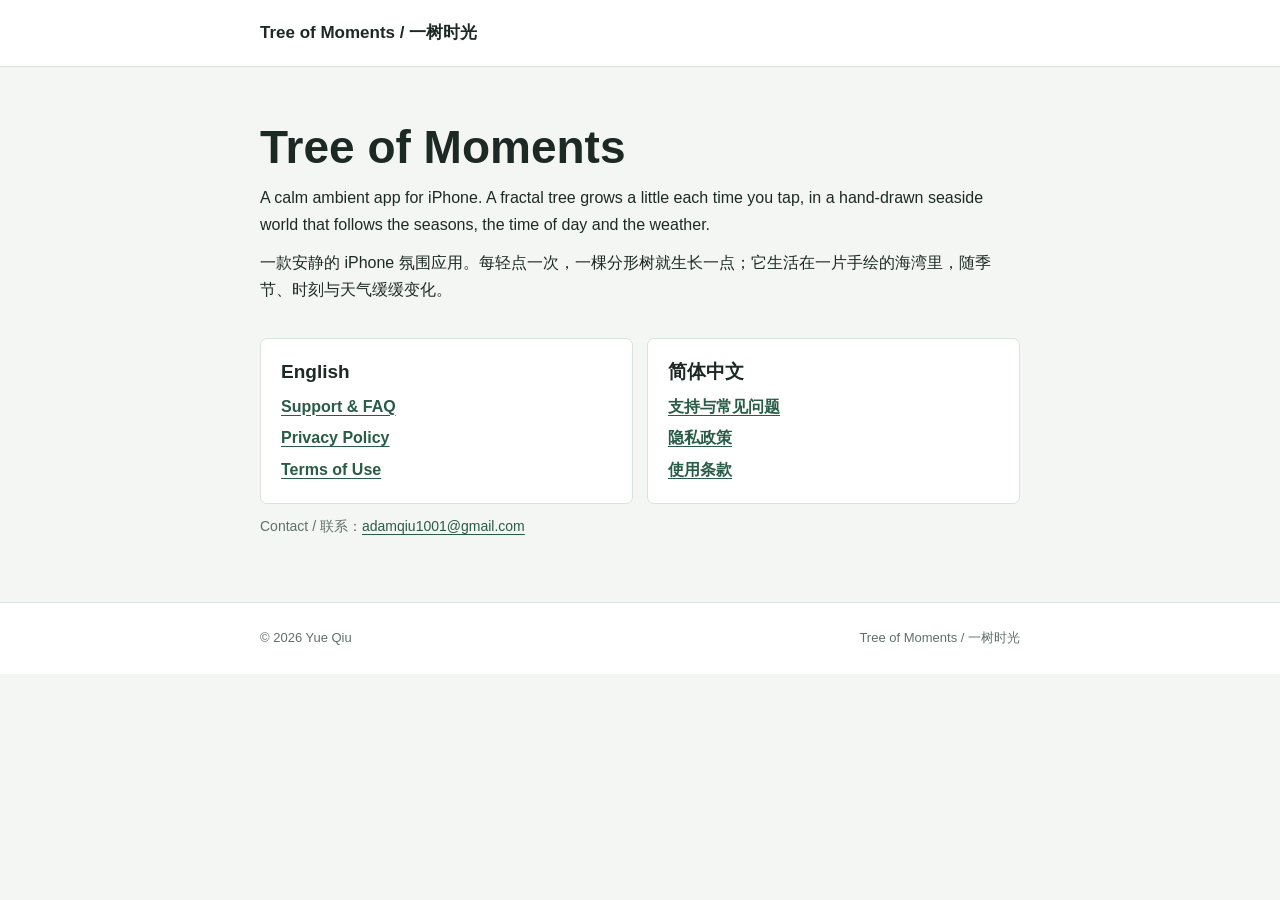
<file: index.html>
<!doctype html>
<html lang="en">
<head>
  <meta charset="utf-8">
  <meta name="viewport" content="width=device-width, initial-scale=1">
  <title>Tree of Moments / 一树时光 - Support &amp; Legal</title>
  <meta name="description" content="Support, Privacy Policy and Terms of Use for Tree of Moments (一树时光), a calm ambient app for iPhone.">
  <link rel="stylesheet" href="styles.css">
</head>
<body>
  <a class="skip-link" href="#main">Skip to content</a>
  <header class="site-header">
    <div class="site-header__inner">
      <a class="brand" href="index.html">Tree of Moments / 一树时光</a>
    </div>
  </header>
  <main class="document" id="main">
    <h1>Tree of Moments</h1>
    <p>A calm ambient app for iPhone. A fractal tree grows a little each time you tap, in a hand-drawn seaside world that follows the seasons, the time of day and the weather.</p>
    <p lang="zh-Hans">一款安静的 iPhone 氛围应用。每轻点一次，一棵分形树就生长一点；它生活在一片手绘的海湾里，随季节、时刻与天气缓缓变化。</p>
    <div class="language-choice">
      <section class="language-card" aria-labelledby="en-heading">
        <h2 id="en-heading">English</h2>
        <ul>
          <li><a href="en/support.html">Support &amp; FAQ</a></li>
          <li><a href="en/privacy.html">Privacy Policy</a></li>
          <li><a href="en/terms.html">Terms of Use</a></li>
        </ul>
      </section>
      <section class="language-card" lang="zh-Hans" aria-labelledby="zh-heading">
        <h2 id="zh-heading">简体中文</h2>
        <ul>
          <li><a href="zh/support.html">支持与常见问题</a></li>
          <li><a href="zh/privacy.html">隐私政策</a></li>
          <li><a href="zh/terms.html">使用条款</a></li>
        </ul>
      </section>
    </div>
    <p class="attribution">Contact / 联系：<a href="mailto:adamqiu1001@gmail.com">adamqiu1001@gmail.com</a></p>
  </main>
  <footer class="site-footer">
    <div class="site-footer__inner"><span>&copy; 2026 Yue Qiu</span><span>Tree of Moments / 一树时光</span></div>
  </footer>
</body>
</html>
</file>
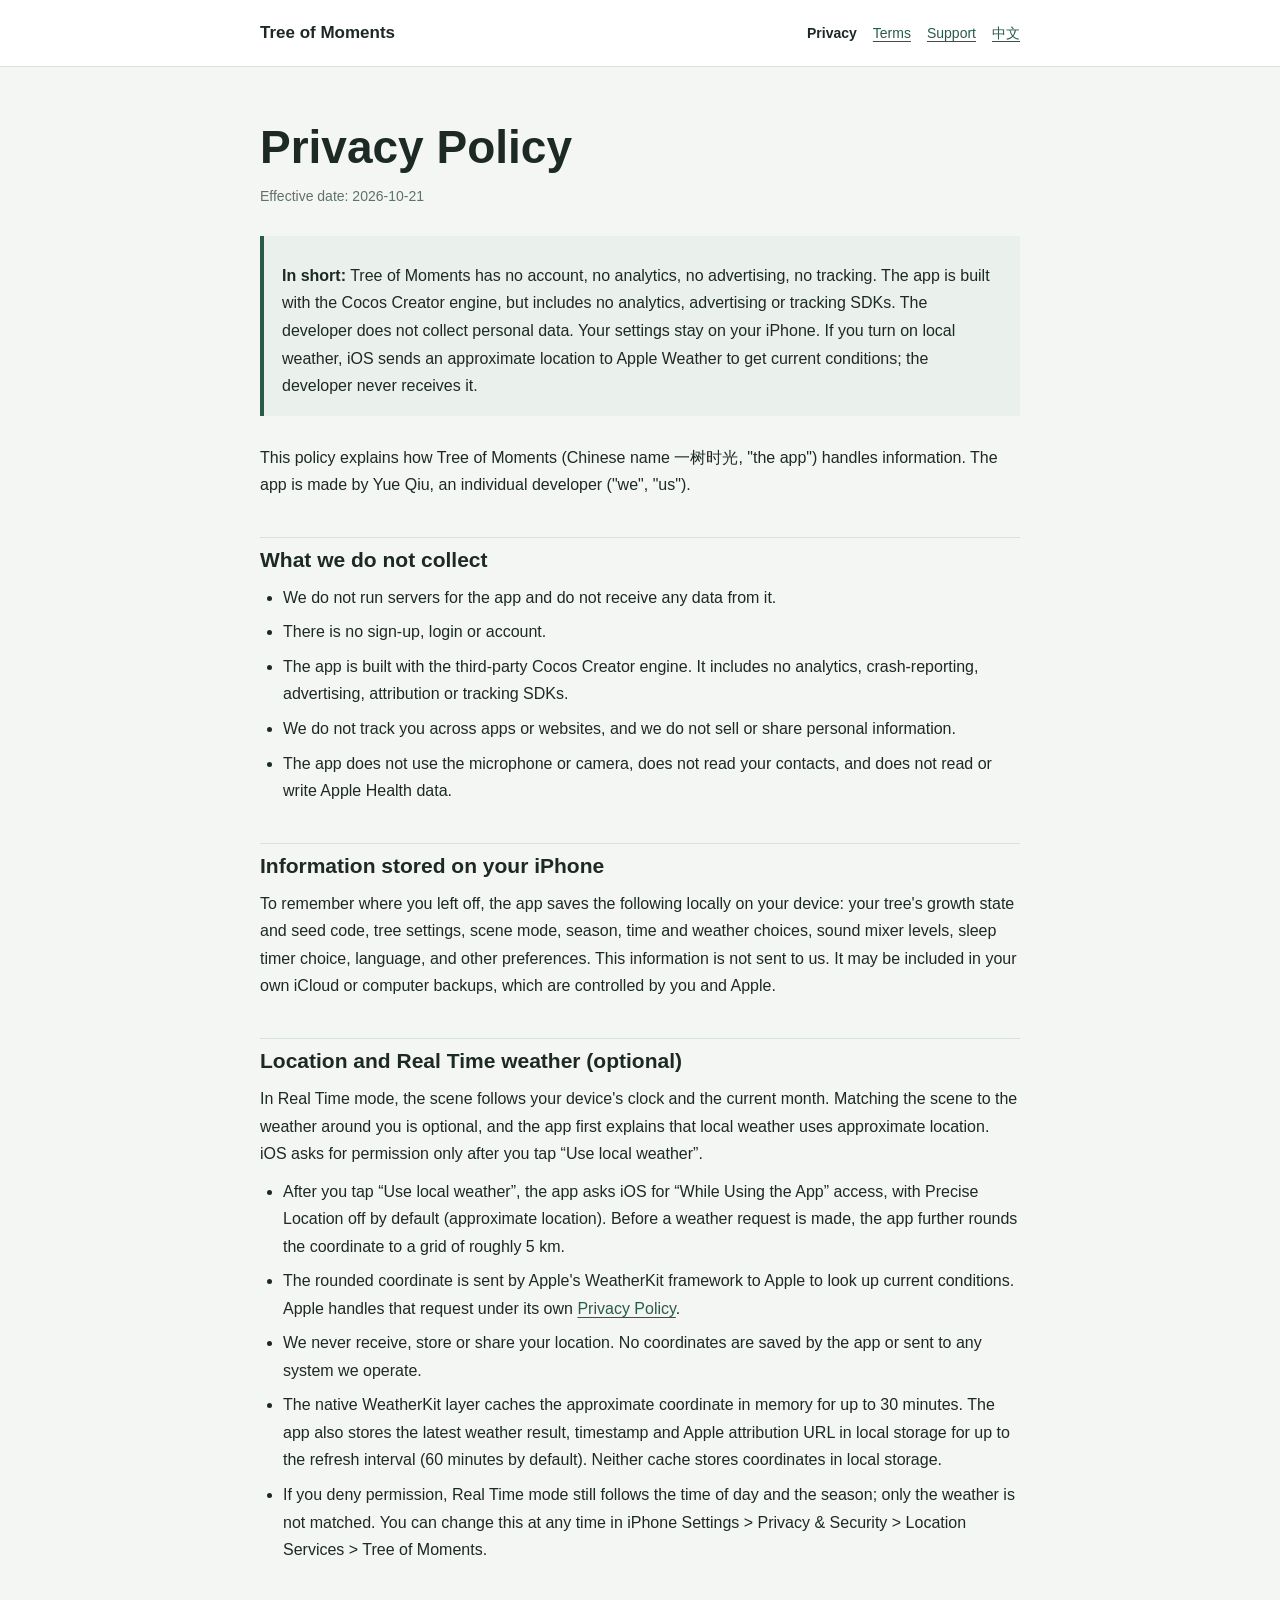
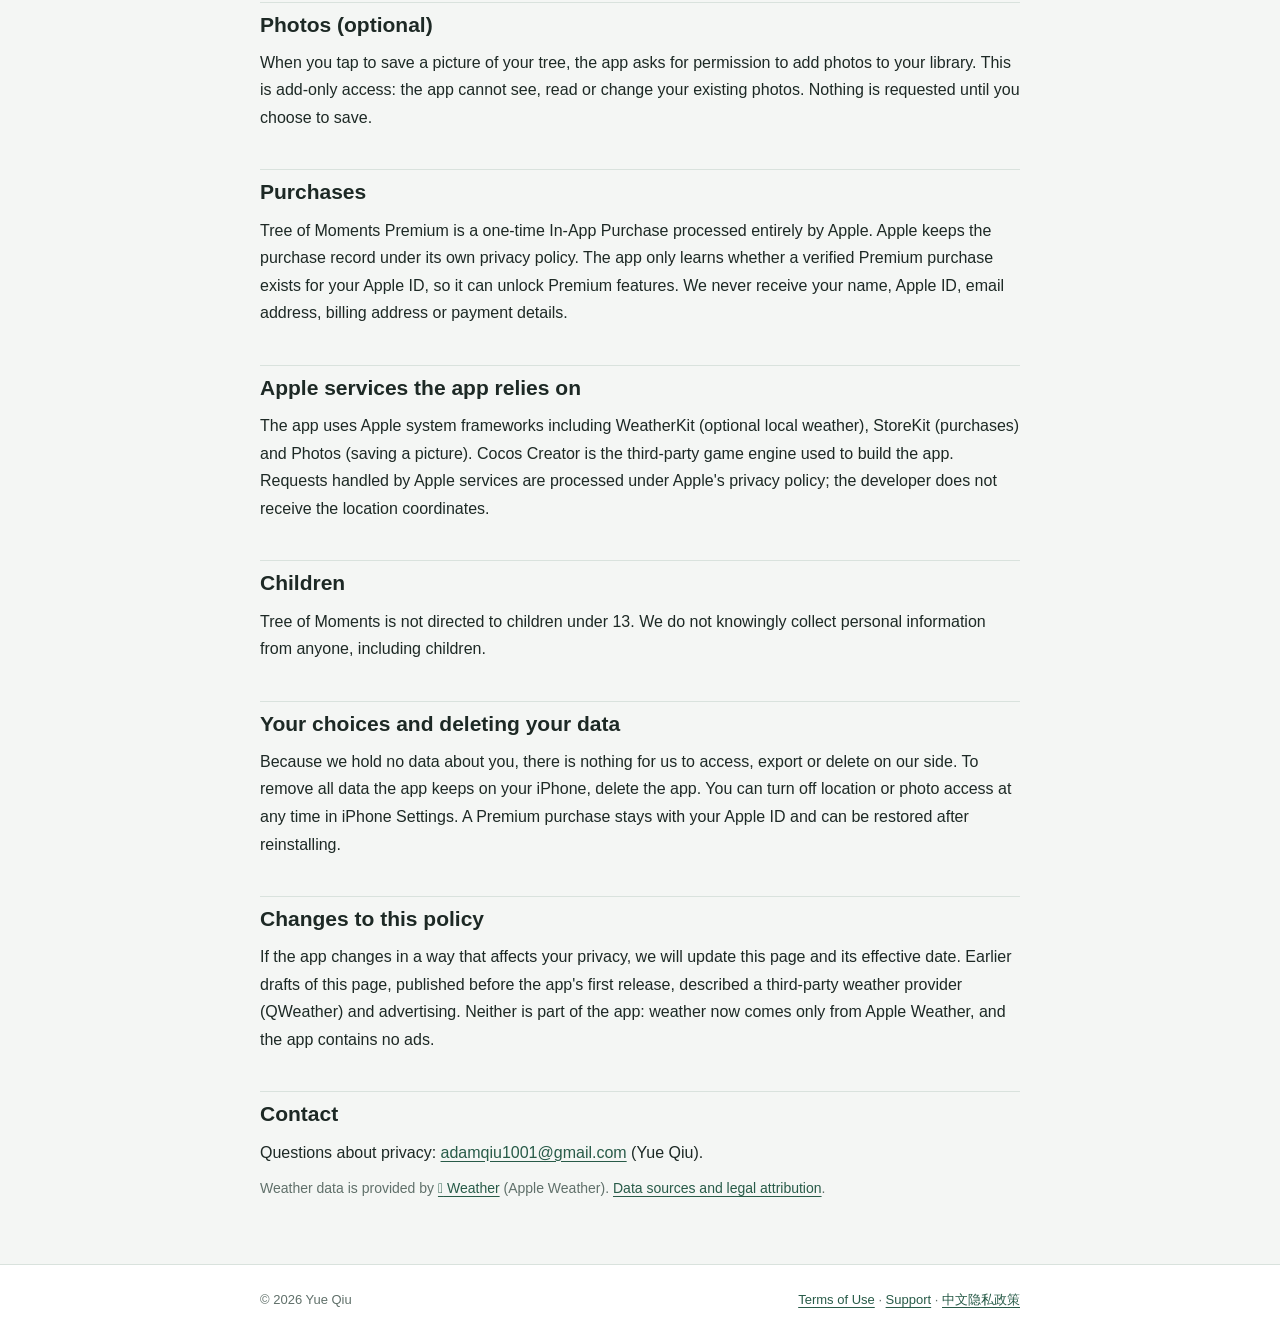
<file: en/privacy.html>
<!doctype html>
<html lang="en">
<head>
  <meta charset="utf-8">
  <meta name="viewport" content="width=device-width, initial-scale=1">
  <title>Privacy Policy - Tree of Moments</title>
  <meta name="description" content="Privacy Policy for Tree of Moments (一树时光) for iPhone.">
  <link rel="stylesheet" href="../styles.css">
</head>
<body>
  <a class="skip-link" href="#main">Skip to content</a>
  <header class="site-header">
    <div class="site-header__inner">
      <a class="brand" href="../index.html">Tree of Moments</a>
      <nav class="language-nav" aria-label="Document and language navigation">
        <a href="privacy.html" aria-current="page">Privacy</a>
        <a href="terms.html">Terms</a>
        <a href="support.html">Support</a>
        <a href="../zh/privacy.html" lang="zh-Hans">中文</a>
      </nav>
    </div>
  </header>
  <main class="document" id="main">
    <h1>Privacy Policy</h1>
    <p class="effective-date">Effective date: 2026-10-21</p>

    <div class="notice">
      <p><strong>In short:</strong> Tree of Moments has no account, no analytics, no advertising, no tracking. The app is built with the Cocos Creator engine, but includes no analytics, advertising or tracking SDKs. The developer does not collect personal data. Your settings stay on your iPhone. If you turn on local weather, iOS sends an approximate location to Apple Weather to get current conditions; the developer never receives it.</p>
    </div>

    <p>This policy explains how Tree of Moments (Chinese name 一树时光, "the app") handles information. The app is made by Yue Qiu, an individual developer ("we", "us").</p>

    <h2>What we do not collect</h2>
    <ul>
      <li>We do not run servers for the app and do not receive any data from it.</li>
      <li>There is no sign-up, login or account.</li>
      <li>The app is built with the third-party Cocos Creator engine. It includes no analytics, crash-reporting, advertising, attribution or tracking SDKs.</li>
      <li>We do not track you across apps or websites, and we do not sell or share personal information.</li>
      <li>The app does not use the microphone or camera, does not read your contacts, and does not read or write Apple Health data.</li>
    </ul>

    <h2>Information stored on your iPhone</h2>
    <p>To remember where you left off, the app saves the following locally on your device: your tree's growth state and seed code, tree settings, scene mode, season, time and weather choices, sound mixer levels, sleep timer choice, language, and other preferences. This information is not sent to us. It may be included in your own iCloud or computer backups, which are controlled by you and Apple.</p>

    <h2>Location and Real Time weather (optional)</h2>
    <p>In Real Time mode, the scene follows your device's clock and the current month. Matching the scene to the weather around you is optional, and the app first explains that local weather uses approximate location. iOS asks for permission only after you tap “Use local weather”.</p>
    <ul>
      <li>After you tap “Use local weather”, the app asks iOS for “While Using the App” access, with Precise Location off by default (approximate location). Before a weather request is made, the app further rounds the coordinate to a grid of roughly 5&nbsp;km.</li>
      <li>The rounded coordinate is sent by Apple's WeatherKit framework to Apple to look up current conditions. Apple handles that request under its own <a href="https://www.apple.com/legal/privacy/">Privacy Policy</a>.</li>
      <li>We never receive, store or share your location. No coordinates are saved by the app or sent to any system we operate.</li>
      <li>The native WeatherKit layer caches the approximate coordinate in memory for up to 30 minutes. The app also stores the latest weather result, timestamp and Apple attribution URL in local storage for up to the refresh interval (60 minutes by default). Neither cache stores coordinates in local storage.</li>
      <li>If you deny permission, Real Time mode still follows the time of day and the season; only the weather is not matched. You can change this at any time in iPhone Settings &gt; Privacy &amp; Security &gt; Location Services &gt; Tree of Moments.</li>
    </ul>

    <h2>Photos (optional)</h2>
    <p>When you tap to save a picture of your tree, the app asks for permission to add photos to your library. This is add-only access: the app cannot see, read or change your existing photos. Nothing is requested until you choose to save.</p>

    <h2>Purchases</h2>
    <p>Tree of Moments Premium is a one-time In-App Purchase processed entirely by Apple. Apple keeps the purchase record under its own privacy policy. The app only learns whether a verified Premium purchase exists for your Apple ID, so it can unlock Premium features. We never receive your name, Apple ID, email address, billing address or payment details.</p>

    <h2>Apple services the app relies on</h2>
    <p>The app uses Apple system frameworks including WeatherKit (optional local weather), StoreKit (purchases) and Photos (saving a picture). Cocos Creator is the third-party game engine used to build the app. Requests handled by Apple services are processed under Apple's privacy policy; the developer does not receive the location coordinates.</p>

    <h2>Children</h2>
    <p>Tree of Moments is not directed to children under 13. We do not knowingly collect personal information from anyone, including children.</p>

    <h2>Your choices and deleting your data</h2>
    <p>Because we hold no data about you, there is nothing for us to access, export or delete on our side. To remove all data the app keeps on your iPhone, delete the app. You can turn off location or photo access at any time in iPhone Settings. A Premium purchase stays with your Apple ID and can be restored after reinstalling.</p>

    <h2>Changes to this policy</h2>
    <p>If the app changes in a way that affects your privacy, we will update this page and its effective date. Earlier drafts of this page, published before the app's first release, described a third-party weather provider (QWeather) and advertising. Neither is part of the app: weather now comes only from Apple Weather, and the app contains no ads.</p>

    <h2>Contact</h2>
    <p>Questions about privacy: <a href="mailto:adamqiu1001@gmail.com">adamqiu1001@gmail.com</a> (Yue Qiu).</p>

    <p class="attribution">Weather data is provided by <a href="https://weatherkit.apple.com/legal-attribution.html" aria-label="Apple Weather - data sources and legal attribution"><span aria-hidden="true">&#xF8FF;</span>&nbsp;Weather</a> (Apple Weather). <a href="https://weatherkit.apple.com/legal-attribution.html">Data sources and legal attribution</a>.</p>
  </main>
  <footer class="site-footer">
    <div class="site-footer__inner"><span>&copy; 2026 Yue Qiu</span><span><a href="terms.html">Terms of Use</a> &middot; <a href="support.html">Support</a> &middot; <a href="../zh/privacy.html" lang="zh-Hans">中文隐私政策</a></span></div>
  </footer>
</body>
</html>
</file>
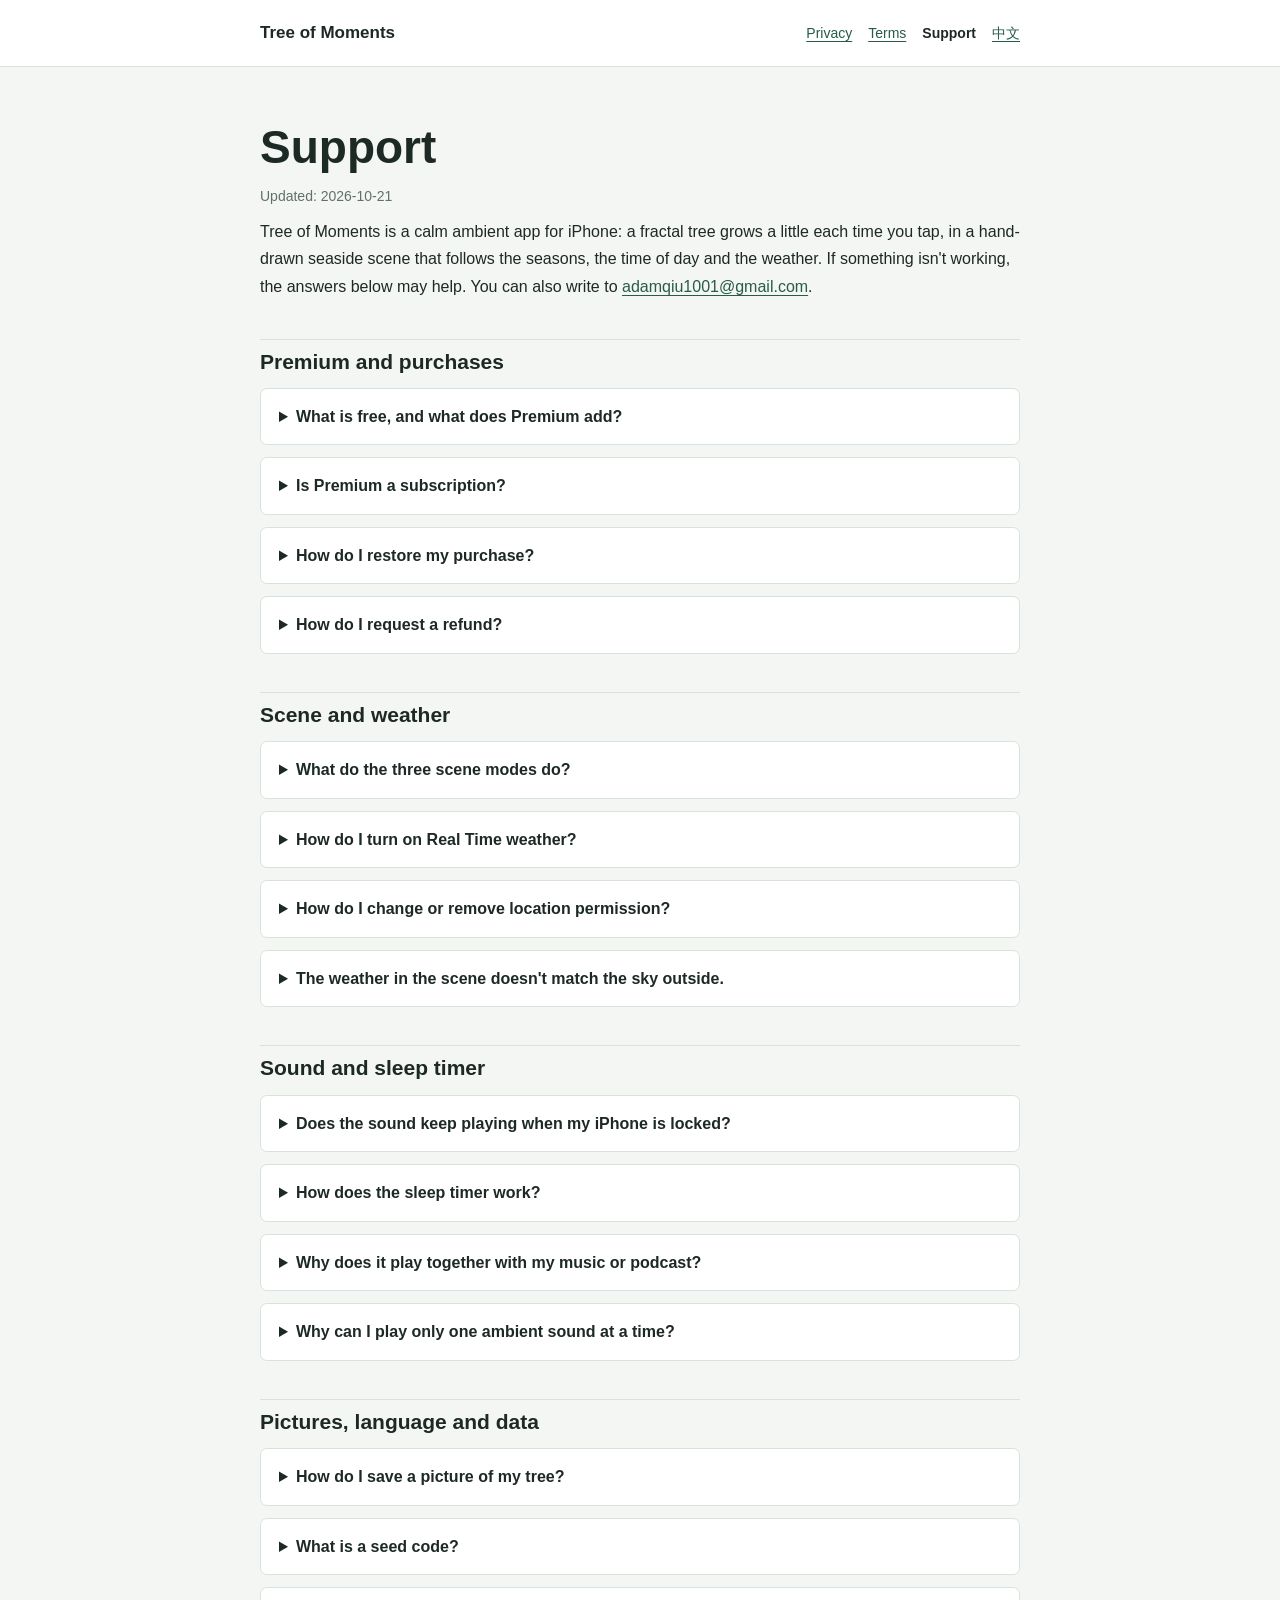
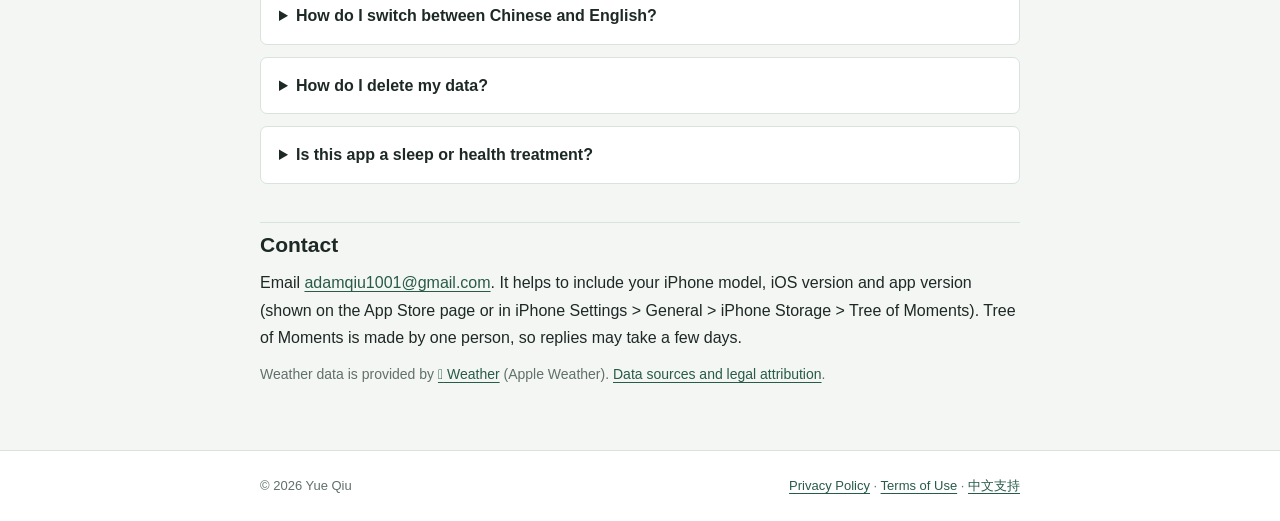
<file: en/support.html>
<!doctype html>
<html lang="en">
<head>
  <meta charset="utf-8">
  <meta name="viewport" content="width=device-width, initial-scale=1">
  <title>Support - Tree of Moments</title>
  <meta name="description" content="Help and frequently asked questions for Tree of Moments (一树时光) for iPhone.">
  <link rel="stylesheet" href="../styles.css">
</head>
<body>
  <a class="skip-link" href="#main">Skip to content</a>
  <header class="site-header">
    <div class="site-header__inner">
      <a class="brand" href="../index.html">Tree of Moments</a>
      <nav class="language-nav" aria-label="Document and language navigation">
        <a href="privacy.html">Privacy</a>
        <a href="terms.html">Terms</a>
        <a href="support.html" aria-current="page">Support</a>
        <a href="../zh/support.html" lang="zh-Hans">中文</a>
      </nav>
    </div>
  </header>
  <main class="document" id="main">
    <h1>Support</h1>
    <p class="effective-date">Updated: 2026-10-21</p>

    <p>Tree of Moments is a calm ambient app for iPhone: a fractal tree grows a little each time you tap, in a hand-drawn seaside scene that follows the seasons, the time of day and the weather. If something isn't working, the answers below may help. You can also write to <a href="mailto:adamqiu1001@gmail.com">adamqiu1001@gmail.com</a>.</p>

    <section class="faq" aria-labelledby="faq-premium">
      <h2 id="faq-premium">Premium and purchases</h2>

      <details>
        <summary>What is free, and what does Premium add?</summary>
        <p>Free: the growing tree and its scene, all three scene modes (Real Time, Random, Custom), background music, any one ambient sound at a time, the sleep timer, the breathing guide, quotes and saving pictures.</p>
        <p>Premium adds layering several ambient sounds together, living random moments (rainbow, fireflies, shooting stars, butterflies, migrating geese, lightning, a snowman, a passing sailboat), inviting a moment into the scene from the event panel, and fine-tuning the tree's branches, leaves, flowers and colors.</p>
      </details>

      <details>
        <summary>Is Premium a subscription?</summary>
        <p>No. Premium is a one-time purchase. There is no subscription, no automatic renewal and no recurring charge. The price is shown by the App Store before you confirm.</p>
      </details>

      <details>
        <summary>How do I restore my purchase?</summary>
        <ol>
          <li>Make sure your iPhone is signed in to the App Store with the Apple Account you used to buy Premium.</li>
          <li>Open Tree of Moments and open its Settings.</li>
          <li>Go to Premium and tap <strong>Restore Purchases</strong>.</li>
        </ol>
        <p>If nothing is found, check that you are using the same Apple Account and that you are connected to the internet, then try again.</p>
      </details>

      <details>
        <summary>How do I request a refund?</summary>
        <p>Purchases are handled by Apple, so refunds are too. You can request one at <a href="https://reportaproblem.apple.com/">reportaproblem.apple.com</a>. We are unable to issue refunds directly.</p>
      </details>
    </section>

    <section class="faq" aria-labelledby="faq-weather">
      <h2 id="faq-weather">Scene and weather</h2>

      <details>
        <summary>What do the three scene modes do?</summary>
        <ul>
          <li><strong>Real Time</strong> follows your iPhone's clock (time of day) and the current month (season). Optionally, it can also match the weather where you are.</li>
          <li><strong>Random</strong> changes the season, time of day and weather every 5 minutes.</li>
          <li><strong>Custom</strong> lets you choose the season, time of day and weather yourself.</li>
        </ul>
      </details>

      <details>
        <summary>How do I turn on Real Time weather?</summary>
        <p>Switch the scene to Real Time mode and choose to match your local weather. The first time, iOS asks for location permission; choose <strong>Allow While Using App</strong>. Precise Location can stay off: the app only needs your approximate area.</p>
        <p>The app asks for location only when you choose this. If you don't allow it, Real Time mode still follows the time of day and the season.</p>
      </details>

      <details>
        <summary>How do I change or remove location permission?</summary>
        <p>Open iPhone <strong>Settings &gt; Privacy &amp; Security &gt; Location Services &gt; Tree of Moments</strong>, then choose <strong>While Using the App</strong> or <strong>Never</strong>. You can also turn <strong>Precise Location</strong> on or off there.</p>
      </details>

      <details>
        <summary>The weather in the scene doesn't match the sky outside.</summary>
        <p>Local weather needs an internet connection and is refreshed from time to time rather than every minute. Apple Weather covers most regions but may occasionally be unavailable or differ from what you see outside. The scene shows five kinds of weather (sunny, cloudy, light rain, thunderstorm, snow), so similar conditions are grouped together.</p>
      </details>
    </section>

    <section class="faq" aria-labelledby="faq-sound">
      <h2 id="faq-sound">Sound and sleep timer</h2>

      <details>
        <summary>Does the sound keep playing when my iPhone is locked?</summary>
        <p>Yes. Background music and ambient sounds continue while the screen is locked or you switch to another app, so you can relax or fall asleep with the screen off. The Ring/Silent switch does not mute it, just like a music app; use the volume buttons, or stop the sound in the app.</p>
      </details>

      <details>
        <summary>How does the sleep timer work?</summary>
        <p>Choose 15, 30, 60 or 90 minutes, or ∞ to play without a timer. When the time is up, the sound fades out gently over about 8 seconds and stops, even if your iPhone is locked. The scene dims as well. If a phone call or an alarm interrupts the sound, the timer still ends at the time you originally set.</p>
      </details>

      <details>
        <summary>Why does it play together with my music or podcast?</summary>
        <p>By design, Tree of Moments mixes with other audio instead of stopping it, so you can keep rain or waves under your own music. You can lower or turn off any track, including the background music, in the sound mixer.</p>
      </details>

      <details>
        <summary>Why can I play only one ambient sound at a time?</summary>
        <p>In the free version, one ambient sound plays at a time alongside the background music. Layering several sounds together is part of Premium.</p>
      </details>
    </section>

    <section class="faq" aria-labelledby="faq-other">
      <h2 id="faq-other">Pictures, language and data</h2>

      <details>
        <summary>How do I save a picture of my tree?</summary>
        <p>Use the save option in the app, with or without a quote on the picture. The first time, iOS asks for permission to add photos; this lets the app add pictures only, never read your library. If you declined, open iPhone <strong>Settings &gt; Privacy &amp; Security &gt; Photos &gt; Tree of Moments</strong> and choose <strong>Add Photos Only</strong>.</p>
      </details>

      <details>
        <summary>What is a seed code?</summary>
        <p>Each tree's shape comes from a seed code stored on your device. The current iPhone version does not offer seed-code import or tree restoration from a code. Keep the app installed to preserve your saved tree.</p>
      </details>

      <details>
        <summary>How do I switch between Chinese and English?</summary>
        <p>Use the language option in the app's Settings to switch between 简体中文 and English.</p>
      </details>

      <details>
        <summary>How do I delete my data?</summary>
        <p>Tree of Moments has no account and sends no data to us; your tree and settings are stored only on your iPhone. To delete them, delete the app (touch and hold its icon, then Remove App &gt; Delete App). Your Premium purchase stays with your Apple Account and can be restored later. See the <a href="privacy.html">Privacy Policy</a> for details.</p>
      </details>

      <details>
        <summary>Is this app a sleep or health treatment?</summary>
        <p>No. Tree of Moments is for relaxation and enjoyment. It is not a medical device and does not diagnose or treat any condition, including sleep disorders. See the <a href="terms.html">Terms of Use</a>.</p>
      </details>
    </section>

    <h2>Contact</h2>
    <p>Email <a href="mailto:adamqiu1001@gmail.com">adamqiu1001@gmail.com</a>. It helps to include your iPhone model, iOS version and app version (shown on the App Store page or in iPhone Settings &gt; General &gt; iPhone Storage &gt; Tree of Moments). Tree of Moments is made by one person, so replies may take a few days.</p>

    <p class="attribution">Weather data is provided by <a href="https://weatherkit.apple.com/legal-attribution.html" aria-label="Apple Weather - data sources and legal attribution"><span aria-hidden="true">&#xF8FF;</span>&nbsp;Weather</a> (Apple Weather). <a href="https://weatherkit.apple.com/legal-attribution.html">Data sources and legal attribution</a>.</p>
  </main>
  <footer class="site-footer">
    <div class="site-footer__inner"><span>&copy; 2026 Yue Qiu</span><span><a href="privacy.html">Privacy Policy</a> &middot; <a href="terms.html">Terms of Use</a> &middot; <a href="../zh/support.html" lang="zh-Hans">中文支持</a></span></div>
  </footer>
</body>
</html>
</file>
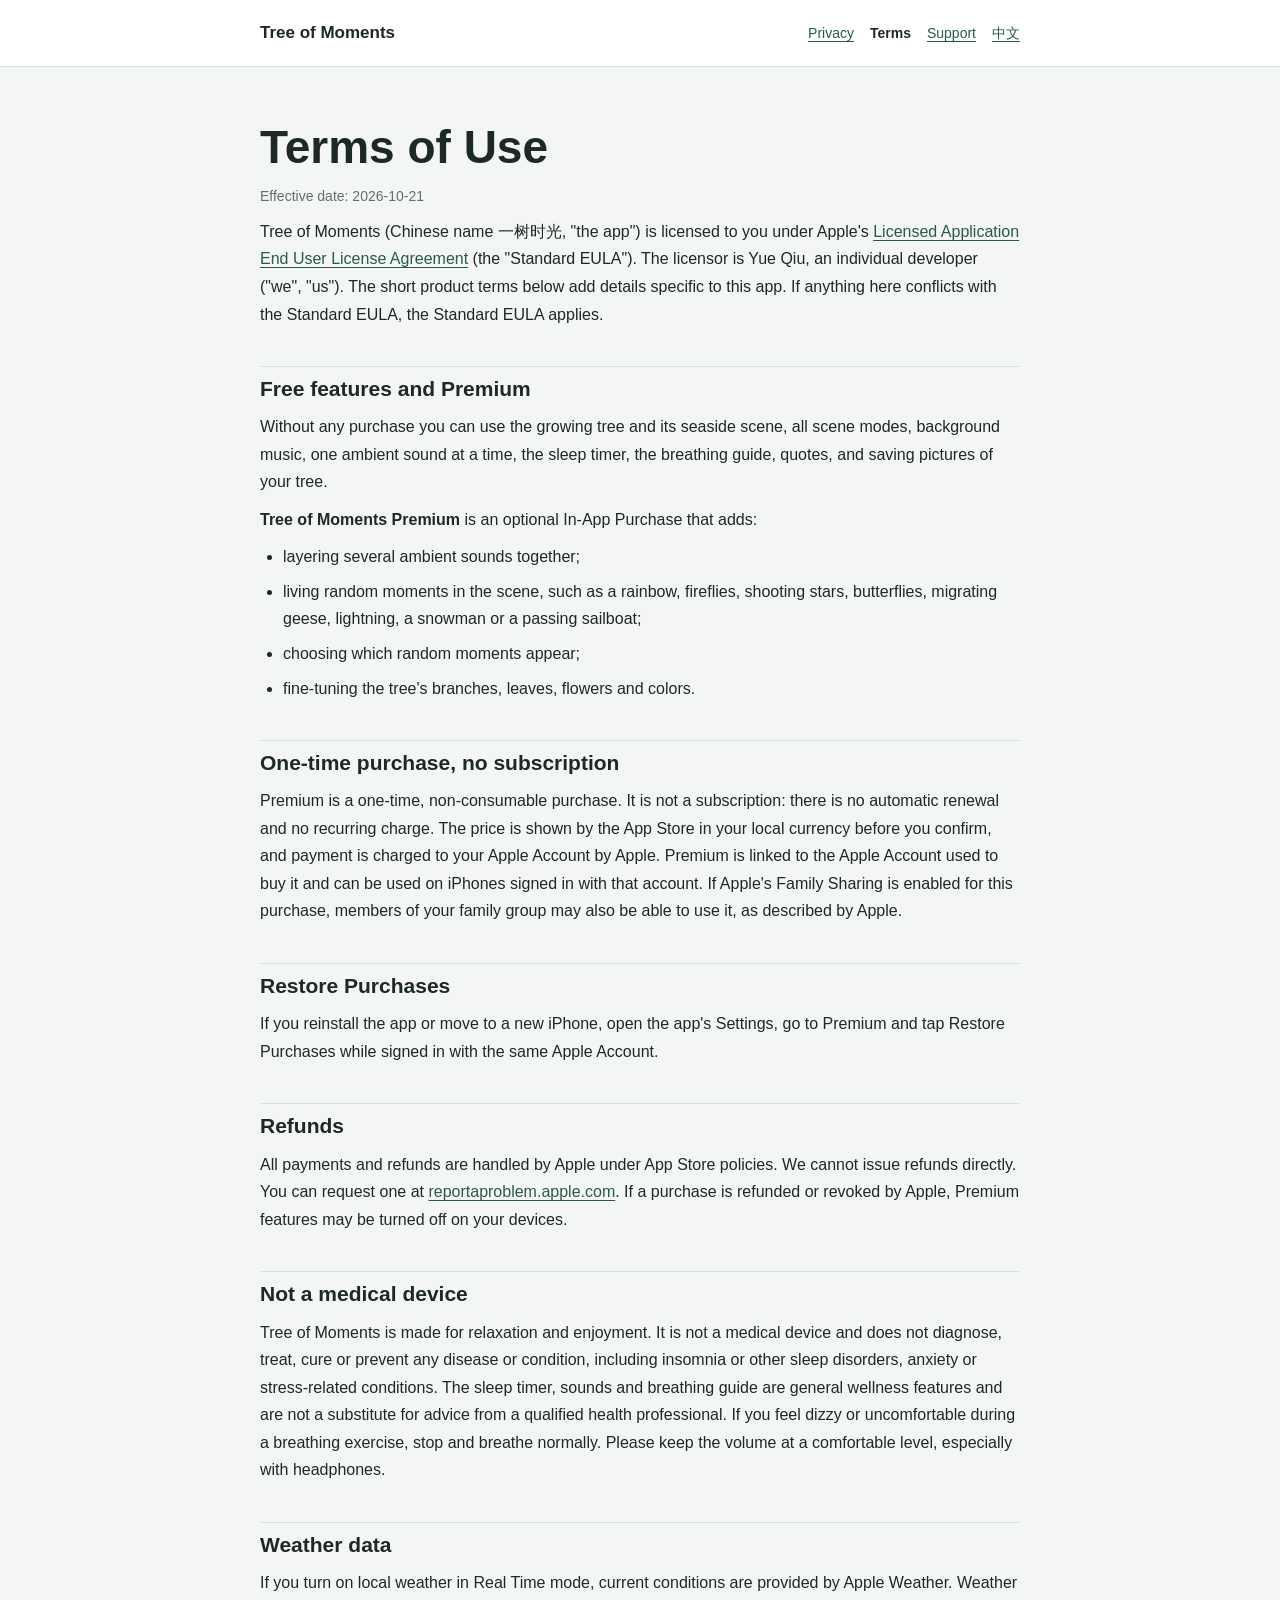
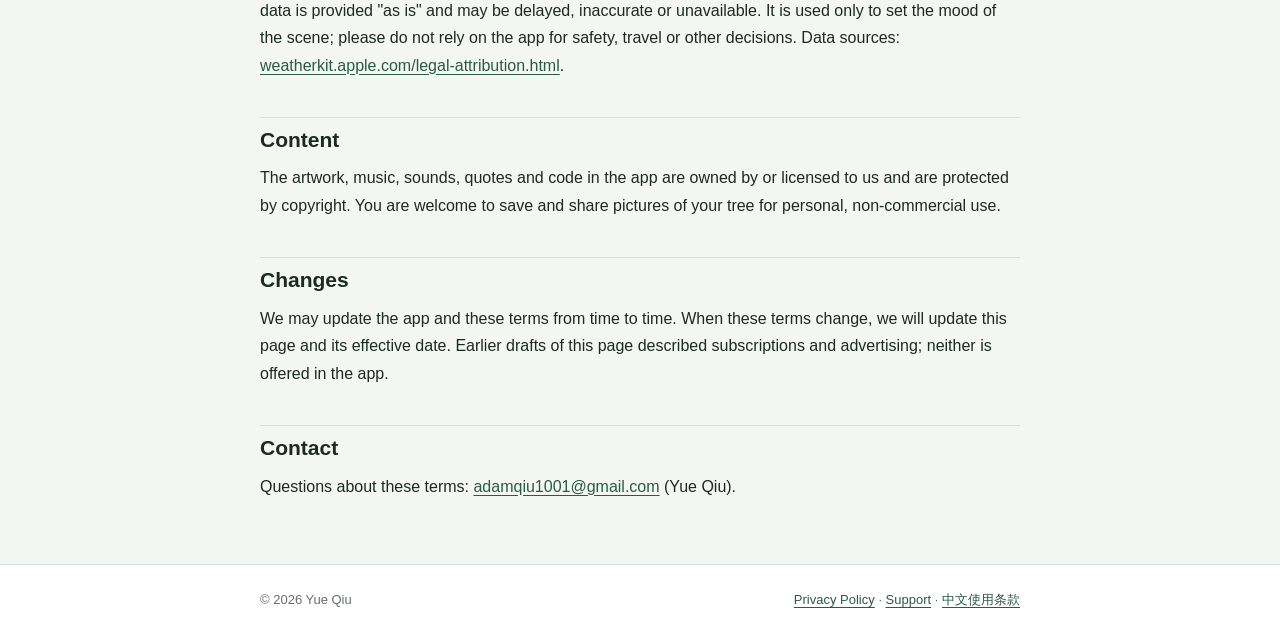
<file: en/terms.html>
<!doctype html>
<html lang="en">
<head>
  <meta charset="utf-8">
  <meta name="viewport" content="width=device-width, initial-scale=1">
  <title>Terms of Use - Tree of Moments</title>
  <meta name="description" content="Terms of Use for Tree of Moments (一树时光) for iPhone.">
  <link rel="stylesheet" href="../styles.css">
</head>
<body>
  <a class="skip-link" href="#main">Skip to content</a>
  <header class="site-header">
    <div class="site-header__inner">
      <a class="brand" href="../index.html">Tree of Moments</a>
      <nav class="language-nav" aria-label="Document and language navigation">
        <a href="privacy.html">Privacy</a>
        <a href="terms.html" aria-current="page">Terms</a>
        <a href="support.html">Support</a>
        <a href="../zh/terms.html" lang="zh-Hans">中文</a>
      </nav>
    </div>
  </header>
  <main class="document" id="main">
    <h1>Terms of Use</h1>
    <p class="effective-date">Effective date: 2026-10-21</p>

    <p>Tree of Moments (Chinese name 一树时光, "the app") is licensed to you under Apple's <a href="https://www.apple.com/legal/internet-services/itunes/dev/stdeula/">Licensed Application End User License Agreement</a> (the "Standard EULA"). The licensor is Yue Qiu, an individual developer ("we", "us"). The short product terms below add details specific to this app. If anything here conflicts with the Standard EULA, the Standard EULA applies.</p>

    <h2>Free features and Premium</h2>
    <p>Without any purchase you can use the growing tree and its seaside scene, all scene modes, background music, one ambient sound at a time, the sleep timer, the breathing guide, quotes, and saving pictures of your tree.</p>
    <p><strong>Tree of Moments Premium</strong> is an optional In-App Purchase that adds:</p>
    <ul>
      <li>layering several ambient sounds together;</li>
      <li>living random moments in the scene, such as a rainbow, fireflies, shooting stars, butterflies, migrating geese, lightning, a snowman or a passing sailboat;</li>
      <li>choosing which random moments appear;</li>
      <li>fine-tuning the tree's branches, leaves, flowers and colors.</li>
    </ul>

    <h2>One-time purchase, no subscription</h2>
    <p>Premium is a one-time, non-consumable purchase. It is not a subscription: there is no automatic renewal and no recurring charge. The price is shown by the App Store in your local currency before you confirm, and payment is charged to your Apple Account by Apple. Premium is linked to the Apple Account used to buy it and can be used on iPhones signed in with that account. If Apple's Family Sharing is enabled for this purchase, members of your family group may also be able to use it, as described by Apple.</p>

    <h2>Restore Purchases</h2>
    <p>If you reinstall the app or move to a new iPhone, open the app's Settings, go to Premium and tap Restore Purchases while signed in with the same Apple Account.</p>

    <h2>Refunds</h2>
    <p>All payments and refunds are handled by Apple under App Store policies. We cannot issue refunds directly. You can request one at <a href="https://reportaproblem.apple.com/">reportaproblem.apple.com</a>. If a purchase is refunded or revoked by Apple, Premium features may be turned off on your devices.</p>

    <h2>Not a medical device</h2>
    <p>Tree of Moments is made for relaxation and enjoyment. It is not a medical device and does not diagnose, treat, cure or prevent any disease or condition, including insomnia or other sleep disorders, anxiety or stress-related conditions. The sleep timer, sounds and breathing guide are general wellness features and are not a substitute for advice from a qualified health professional. If you feel dizzy or uncomfortable during a breathing exercise, stop and breathe normally. Please keep the volume at a comfortable level, especially with headphones.</p>

    <h2>Weather data</h2>
    <p>If you turn on local weather in Real Time mode, current conditions are provided by Apple Weather. Weather data is provided "as is" and may be delayed, inaccurate or unavailable. It is used only to set the mood of the scene; please do not rely on the app for safety, travel or other decisions. Data sources: <a href="https://weatherkit.apple.com/legal-attribution.html">weatherkit.apple.com/legal-attribution.html</a>.</p>

    <h2>Content</h2>
    <p>The artwork, music, sounds, quotes and code in the app are owned by or licensed to us and are protected by copyright. You are welcome to save and share pictures of your tree for personal, non-commercial use.</p>

    <h2>Changes</h2>
    <p>We may update the app and these terms from time to time. When these terms change, we will update this page and its effective date. Earlier drafts of this page described subscriptions and advertising; neither is offered in the app.</p>

    <h2>Contact</h2>
    <p>Questions about these terms: <a href="mailto:adamqiu1001@gmail.com">adamqiu1001@gmail.com</a> (Yue Qiu).</p>
  </main>
  <footer class="site-footer">
    <div class="site-footer__inner"><span>&copy; 2026 Yue Qiu</span><span><a href="privacy.html">Privacy Policy</a> &middot; <a href="support.html">Support</a> &middot; <a href="../zh/terms.html" lang="zh-Hans">中文使用条款</a></span></div>
  </footer>
</body>
</html>
</file>
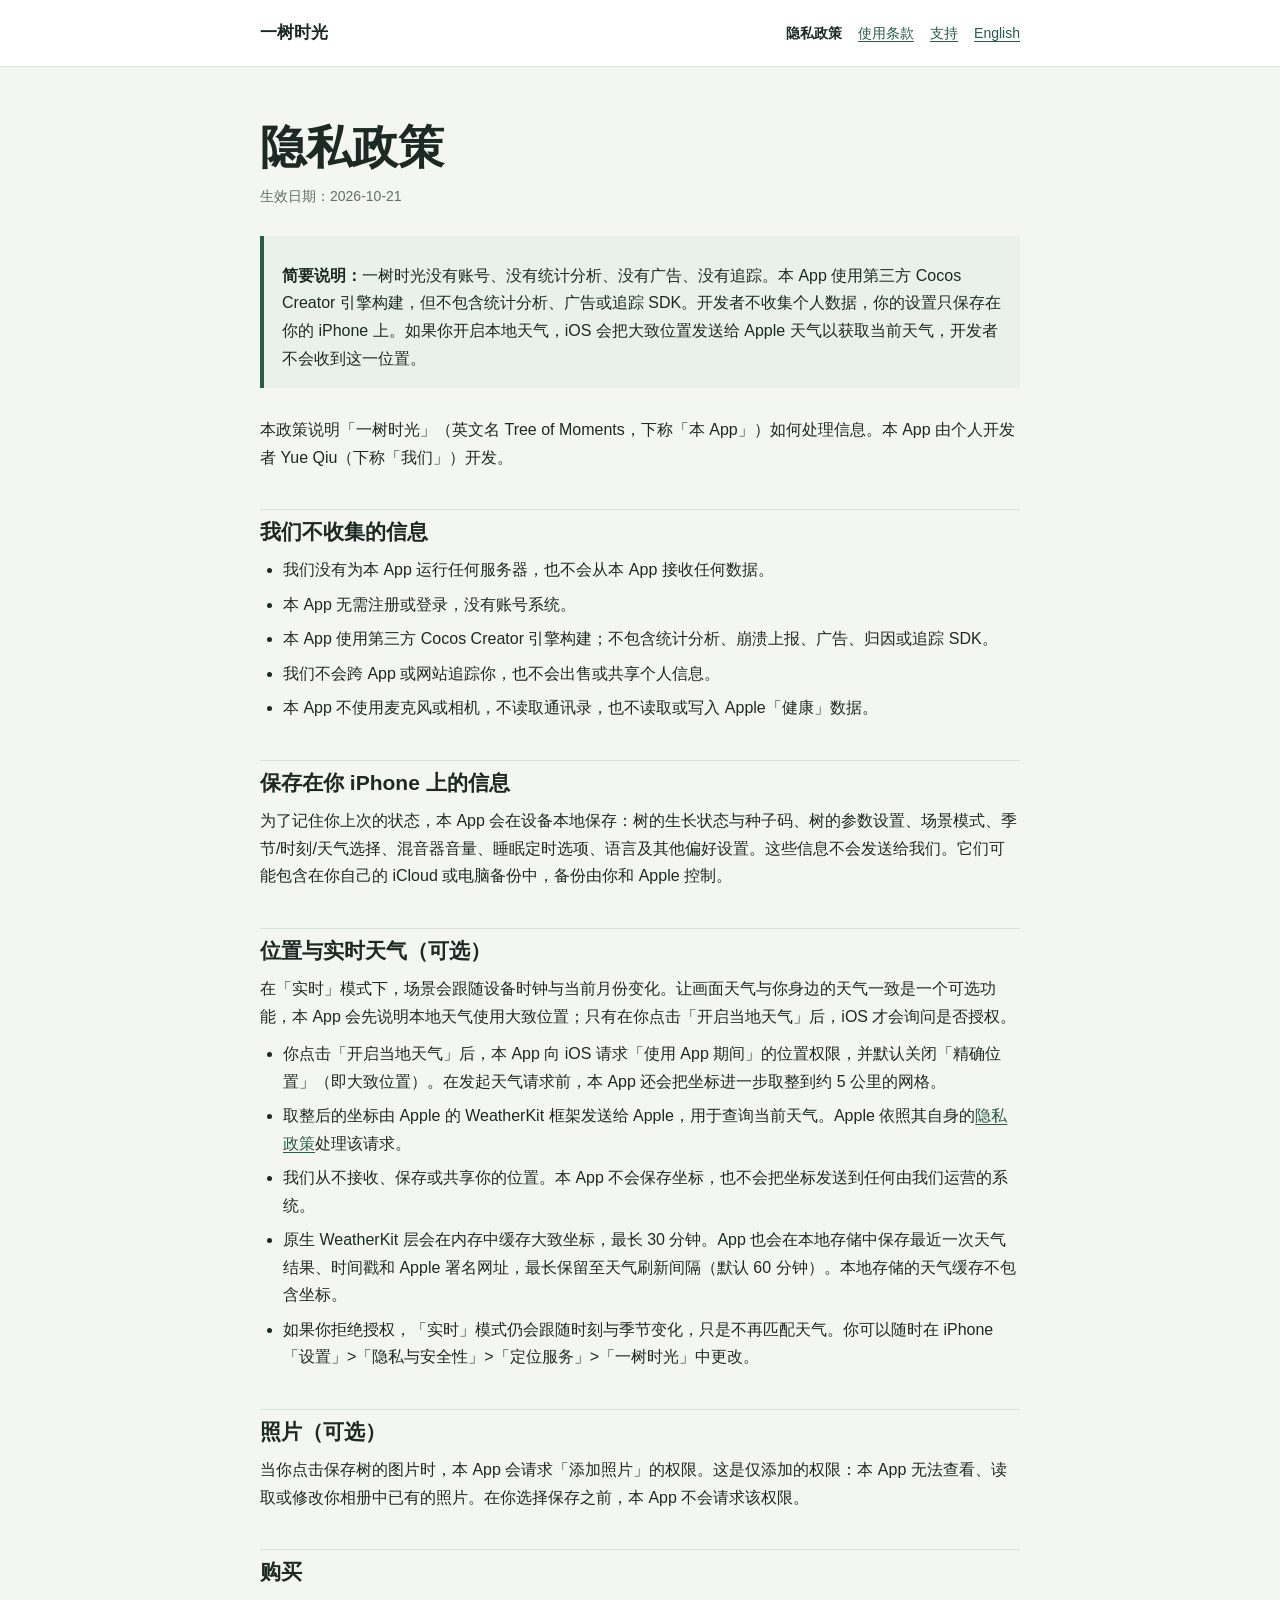
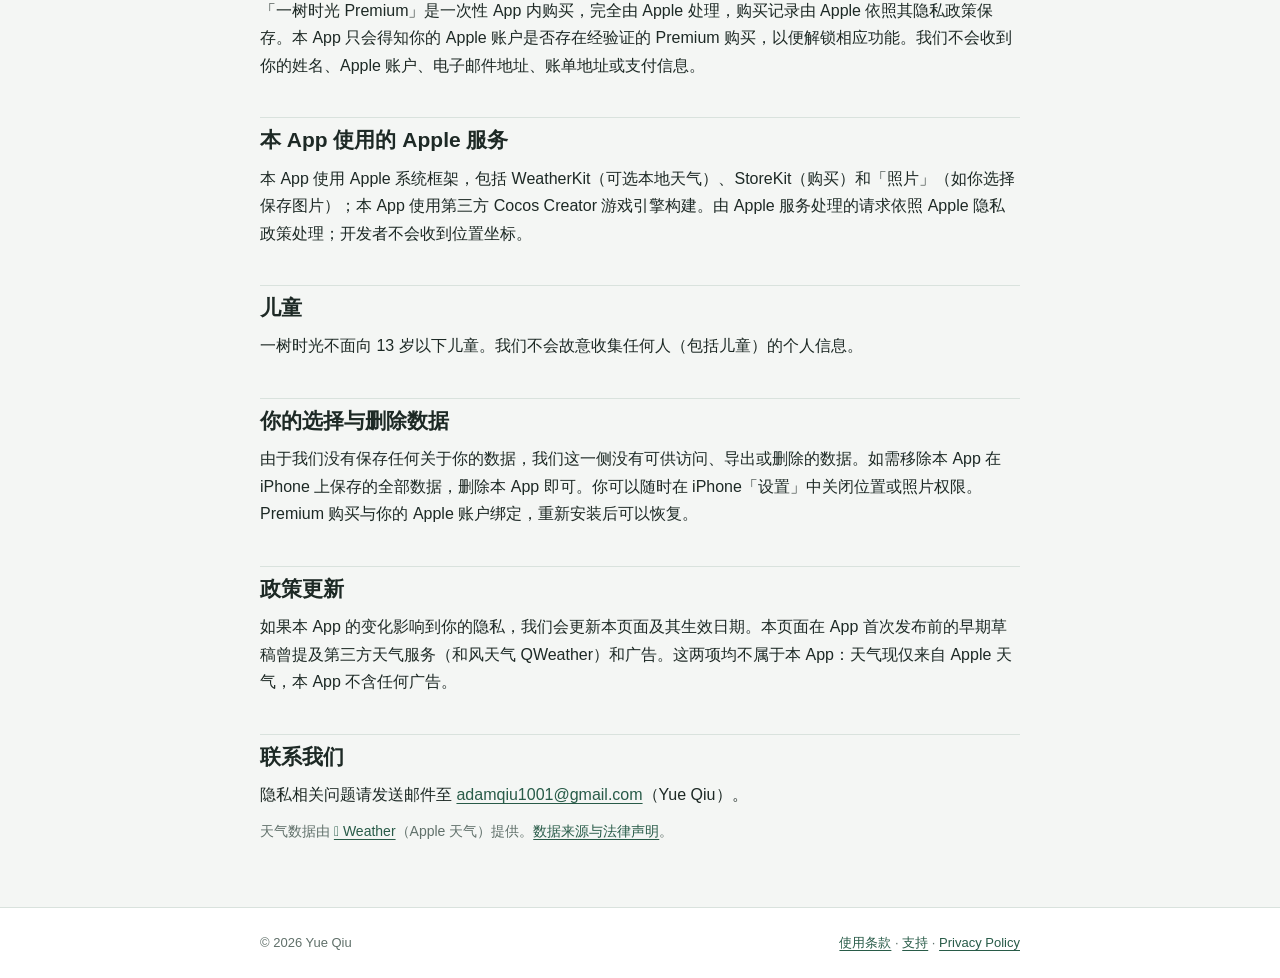
<file: zh/privacy.html>
<!doctype html>
<html lang="zh-Hans">
<head>
  <meta charset="utf-8">
  <meta name="viewport" content="width=device-width, initial-scale=1">
  <title>隐私政策 - 一树时光</title>
  <meta name="description" content="一树时光（Tree of Moments）iPhone 版隐私政策。">
  <link rel="stylesheet" href="../styles.css">
</head>
<body>
  <a class="skip-link" href="#main">跳到正文</a>
  <header class="site-header">
    <div class="site-header__inner">
      <a class="brand" href="../index.html">一树时光</a>
      <nav class="language-nav" aria-label="文档与语言导航">
        <a href="privacy.html" aria-current="page">隐私政策</a>
        <a href="terms.html">使用条款</a>
        <a href="support.html">支持</a>
        <a href="../en/privacy.html" lang="en">English</a>
      </nav>
    </div>
  </header>
  <main class="document" id="main">
    <h1>隐私政策</h1>
    <p class="effective-date">生效日期：2026-10-21</p>

    <div class="notice">
      <p><strong>简要说明：</strong>一树时光没有账号、没有统计分析、没有广告、没有追踪。本 App 使用第三方 Cocos Creator 引擎构建，但不包含统计分析、广告或追踪 SDK。开发者不收集个人数据，你的设置只保存在你的 iPhone 上。如果你开启本地天气，iOS 会把大致位置发送给 Apple 天气以获取当前天气，开发者不会收到这一位置。</p>
    </div>

    <p>本政策说明「一树时光」（英文名 Tree of Moments，下称「本 App」）如何处理信息。本 App 由个人开发者 Yue Qiu（下称「我们」）开发。</p>

    <h2>我们不收集的信息</h2>
    <ul>
      <li>我们没有为本 App 运行任何服务器，也不会从本 App 接收任何数据。</li>
      <li>本 App 无需注册或登录，没有账号系统。</li>
      <li>本 App 使用第三方 Cocos Creator 引擎构建；不包含统计分析、崩溃上报、广告、归因或追踪 SDK。</li>
      <li>我们不会跨 App 或网站追踪你，也不会出售或共享个人信息。</li>
      <li>本 App 不使用麦克风或相机，不读取通讯录，也不读取或写入 Apple「健康」数据。</li>
    </ul>

    <h2>保存在你 iPhone 上的信息</h2>
    <p>为了记住你上次的状态，本 App 会在设备本地保存：树的生长状态与种子码、树的参数设置、场景模式、季节/时刻/天气选择、混音器音量、睡眠定时选项、语言及其他偏好设置。这些信息不会发送给我们。它们可能包含在你自己的 iCloud 或电脑备份中，备份由你和 Apple 控制。</p>

    <h2>位置与实时天气（可选）</h2>
    <p>在「实时」模式下，场景会跟随设备时钟与当前月份变化。让画面天气与你身边的天气一致是一个可选功能，本 App 会先说明本地天气使用大致位置；只有在你点击「开启当地天气」后，iOS 才会询问是否授权。</p>
    <ul>
      <li>你点击「开启当地天气」后，本 App 向 iOS 请求「使用 App 期间」的位置权限，并默认关闭「精确位置」（即大致位置）。在发起天气请求前，本 App 还会把坐标进一步取整到约 5 公里的网格。</li>
      <li>取整后的坐标由 Apple 的 WeatherKit 框架发送给 Apple，用于查询当前天气。Apple 依照其自身的<a href="https://www.apple.com/cn/legal/privacy/">隐私政策</a>处理该请求。</li>
      <li>我们从不接收、保存或共享你的位置。本 App 不会保存坐标，也不会把坐标发送到任何由我们运营的系统。</li>
      <li>原生 WeatherKit 层会在内存中缓存大致坐标，最长 30 分钟。App 也会在本地存储中保存最近一次天气结果、时间戳和 Apple 署名网址，最长保留至天气刷新间隔（默认 60 分钟）。本地存储的天气缓存不包含坐标。</li>
      <li>如果你拒绝授权，「实时」模式仍会跟随时刻与季节变化，只是不再匹配天气。你可以随时在 iPhone「设置」&gt;「隐私与安全性」&gt;「定位服务」&gt;「一树时光」中更改。</li>
    </ul>

    <h2>照片（可选）</h2>
    <p>当你点击保存树的图片时，本 App 会请求「添加照片」的权限。这是仅添加的权限：本 App 无法查看、读取或修改你相册中已有的照片。在你选择保存之前，本 App 不会请求该权限。</p>

    <h2>购买</h2>
    <p>「一树时光 Premium」是一次性 App 内购买，完全由 Apple 处理，购买记录由 Apple 依照其隐私政策保存。本 App 只会得知你的 Apple 账户是否存在经验证的 Premium 购买，以便解锁相应功能。我们不会收到你的姓名、Apple 账户、电子邮件地址、账单地址或支付信息。</p>

    <h2>本 App 使用的 Apple 服务</h2>
    <p>本 App 使用 Apple 系统框架，包括 WeatherKit（可选本地天气）、StoreKit（购买）和「照片」（如你选择保存图片）；本 App 使用第三方 Cocos Creator 游戏引擎构建。由 Apple 服务处理的请求依照 Apple 隐私政策处理；开发者不会收到位置坐标。</p>

    <h2>儿童</h2>
    <p>一树时光不面向 13 岁以下儿童。我们不会故意收集任何人（包括儿童）的个人信息。</p>

    <h2>你的选择与删除数据</h2>
    <p>由于我们没有保存任何关于你的数据，我们这一侧没有可供访问、导出或删除的数据。如需移除本 App 在 iPhone 上保存的全部数据，删除本 App 即可。你可以随时在 iPhone「设置」中关闭位置或照片权限。Premium 购买与你的 Apple 账户绑定，重新安装后可以恢复。</p>

    <h2>政策更新</h2>
    <p>如果本 App 的变化影响到你的隐私，我们会更新本页面及其生效日期。本页面在 App 首次发布前的早期草稿曾提及第三方天气服务（和风天气 QWeather）和广告。这两项均不属于本 App：天气现仅来自 Apple 天气，本 App 不含任何广告。</p>

    <h2>联系我们</h2>
    <p>隐私相关问题请发送邮件至 <a href="mailto:adamqiu1001@gmail.com">adamqiu1001@gmail.com</a>（Yue Qiu）。</p>

    <p class="attribution">天气数据由 <a href="https://weatherkit.apple.com/legal-attribution.html" aria-label="Apple 天气 - 数据来源与法律声明"><span aria-hidden="true">&#xF8FF;</span>&nbsp;Weather</a>（Apple 天气）提供。<a href="https://weatherkit.apple.com/legal-attribution.html">数据来源与法律声明</a>。</p>
  </main>
  <footer class="site-footer">
    <div class="site-footer__inner"><span>&copy; 2026 Yue Qiu</span><span><a href="terms.html">使用条款</a> &middot; <a href="support.html">支持</a> &middot; <a href="../en/privacy.html" lang="en">Privacy Policy</a></span></div>
  </footer>
</body>
</html>
</file>
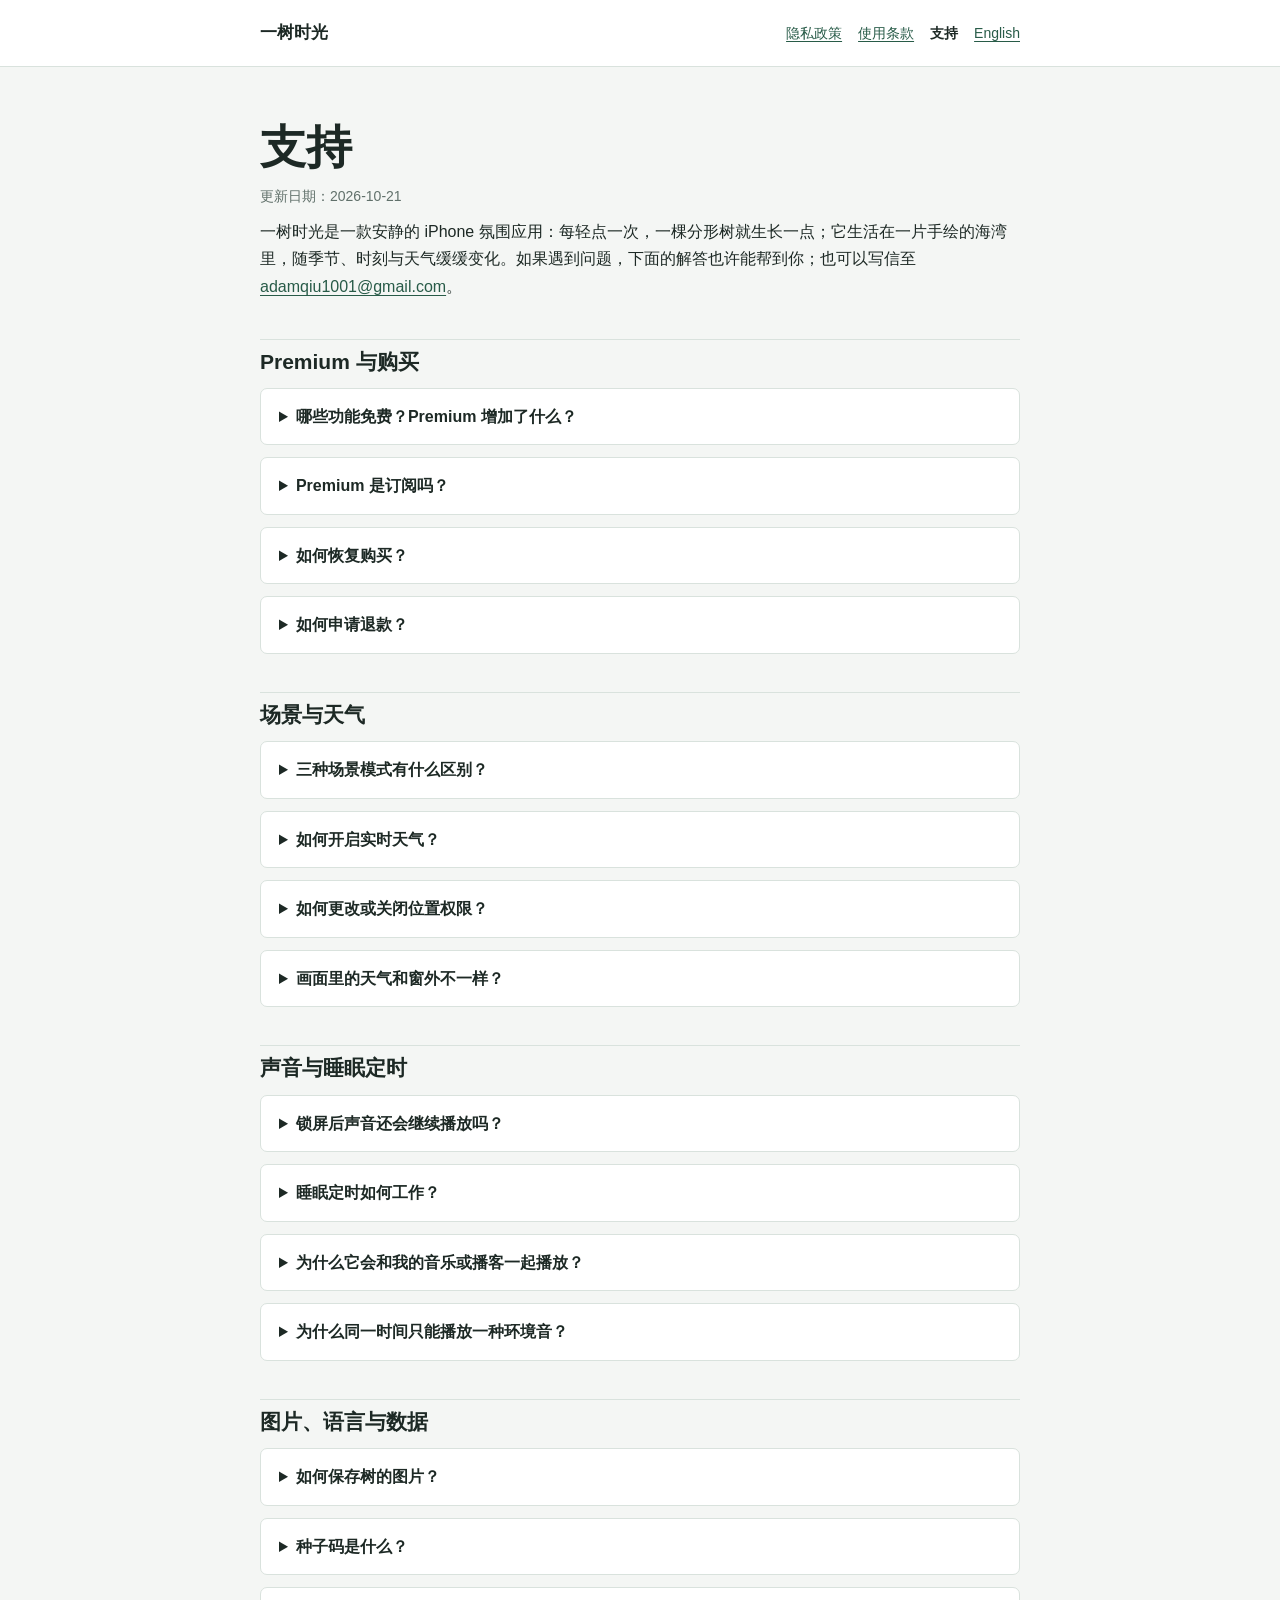
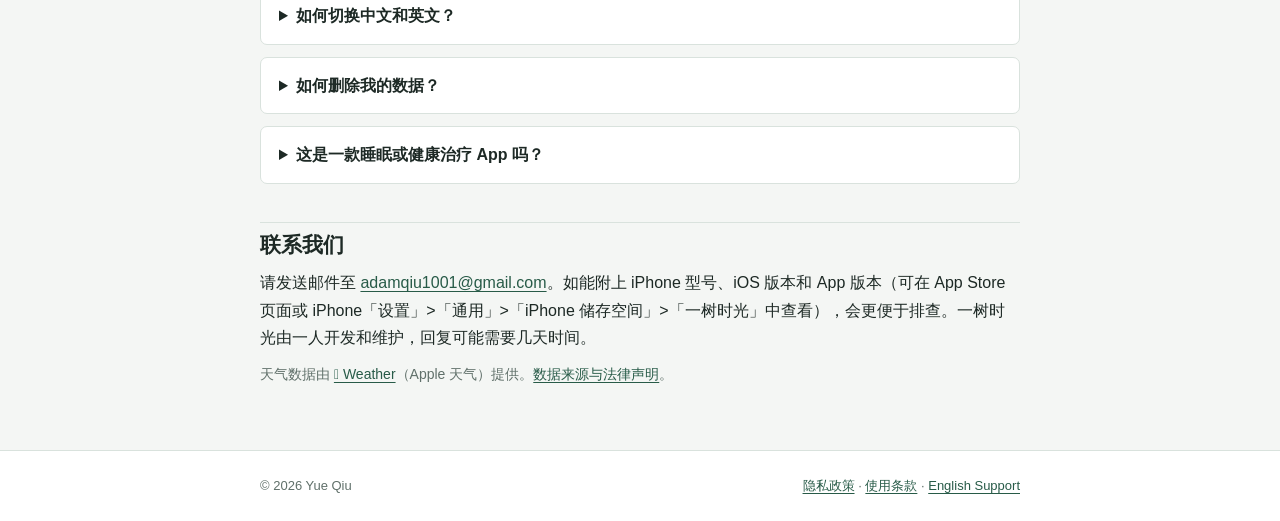
<file: zh/support.html>
<!doctype html>
<html lang="zh-Hans">
<head>
  <meta charset="utf-8">
  <meta name="viewport" content="width=device-width, initial-scale=1">
  <title>支持 - 一树时光</title>
  <meta name="description" content="一树时光（Tree of Moments）iPhone 版帮助与常见问题。">
  <link rel="stylesheet" href="../styles.css">
</head>
<body>
  <a class="skip-link" href="#main">跳到正文</a>
  <header class="site-header">
    <div class="site-header__inner">
      <a class="brand" href="../index.html">一树时光</a>
      <nav class="language-nav" aria-label="文档与语言导航">
        <a href="privacy.html">隐私政策</a>
        <a href="terms.html">使用条款</a>
        <a href="support.html" aria-current="page">支持</a>
        <a href="../en/support.html" lang="en">English</a>
      </nav>
    </div>
  </header>
  <main class="document" id="main">
    <h1>支持</h1>
    <p class="effective-date">更新日期：2026-10-21</p>

    <p>一树时光是一款安静的 iPhone 氛围应用：每轻点一次，一棵分形树就生长一点；它生活在一片手绘的海湾里，随季节、时刻与天气缓缓变化。如果遇到问题，下面的解答也许能帮到你；也可以写信至 <a href="mailto:adamqiu1001@gmail.com">adamqiu1001@gmail.com</a>。</p>

    <section class="faq" aria-labelledby="faq-premium">
      <h2 id="faq-premium">Premium 与购买</h2>

      <details>
        <summary>哪些功能免费？Premium 增加了什么？</summary>
        <p>免费：会生长的树与场景、全部三种场景模式（实时、随机、自定义）、背景音乐、同一时间任选一种环境音、睡眠定时、呼吸引导、短句，以及保存图片。</p>
        <p>Premium 增加：多种环境音同时叠加；场景中的随机时刻（彩虹、萤火虫、流星、蝴蝶、迁徙的雁群、闪电、雪人、驶过的帆船）；从事件面板点选让一个时刻出现；细调树的枝干、叶子、花朵与颜色。</p>
      </details>

      <details>
        <summary>Premium 是订阅吗？</summary>
        <p>不是。Premium 是一次性购买，没有订阅、不会自动续费，也不会重复扣款。确认购买前，App Store 会显示价格。</p>
      </details>

      <details>
        <summary>如何恢复购买？</summary>
        <ol>
          <li>确认 iPhone 的 App Store 登录的是购买 Premium 时使用的 Apple 账户。</li>
          <li>打开一树时光，进入 App 内的「设置」。</li>
          <li>进入 Premium，点击<strong>「恢复购买」</strong>。</li>
        </ol>
        <p>如果没有找到购买记录，请确认使用的是同一 Apple 账户并已连接网络，然后再试一次。</p>
      </details>

      <details>
        <summary>如何申请退款？</summary>
        <p>购买由 Apple 处理，退款也由 Apple 处理。你可以在 <a href="https://reportaproblem.apple.com/">reportaproblem.apple.com</a> 申请退款，我们无法直接退款。</p>
      </details>
    </section>

    <section class="faq" aria-labelledby="faq-weather">
      <h2 id="faq-weather">场景与天气</h2>

      <details>
        <summary>三种场景模式有什么区别？</summary>
        <ul>
          <li><strong>实时</strong>：跟随 iPhone 的时钟（时刻）与当前月份（季节）；也可以选择让天气与你所在地一致。</li>
          <li><strong>随机</strong>：每 5 分钟变换一次季节、时刻与天气。</li>
          <li><strong>自定义</strong>：由你自己选择季节、时刻与天气。</li>
        </ul>
      </details>

      <details>
        <summary>如何开启实时天气？</summary>
        <p>将场景切换到「实时」模式，并选择匹配本地天气。第一次使用时，iOS 会请求位置权限，请选择<strong>「使用 App 期间允许」</strong>。「精确位置」可以保持关闭：本 App 只需要你的大致区域。</p>
        <p>只有在你选择该功能时，本 App 才会请求位置。如果不允许，「实时」模式仍会跟随时刻与季节变化。</p>
      </details>

      <details>
        <summary>如何更改或关闭位置权限？</summary>
        <p>打开 iPhone<strong>「设置」&gt;「隐私与安全性」&gt;「定位服务」&gt;「一树时光」</strong>，选择<strong>「使用 App 期间」</strong>或<strong>「永不」</strong>，也可以在这里开启或关闭<strong>「精确位置」</strong>。</p>
      </details>

      <details>
        <summary>画面里的天气和窗外不一样？</summary>
        <p>本地天气需要联网，并且会隔一段时间更新一次，而不是每分钟更新。Apple 天气覆盖大多数地区，但偶尔可能不可用，或与你看到的实际天气有差异。场景共有五种天气（晴、多云、小雨、雷雨、雪），相近的天气会归为同一类显示。</p>
      </details>
    </section>

    <section class="faq" aria-labelledby="faq-sound">
      <h2 id="faq-sound">声音与睡眠定时</h2>

      <details>
        <summary>锁屏后声音还会继续播放吗？</summary>
        <p>会。锁屏或切换到其他 App 时，背景音乐和环境音会继续播放，方便你在熄屏状态下放松或入睡。和音乐类 App 一样，响铃/静音开关不会让它静音；请使用音量键，或在 App 内停止播放。</p>
      </details>

      <details>
        <summary>睡眠定时如何工作？</summary>
        <p>可以选择 15、30、60 或 90 分钟，或选择 ∞ 表示不定时。时间到时，声音会在约 8 秒内缓缓淡出并停止，即使 iPhone 已锁屏也是如此；画面也会随之变暗。如果来电或闹钟打断了声音，定时仍会在你最初设定的时间结束。</p>
      </details>

      <details>
        <summary>为什么它会和我的音乐或播客一起播放？</summary>
        <p>这是有意的设计：一树时光与其他音频混合播放，而不是打断它们，这样你可以在自己的音乐下面铺一层雨声或海浪。你可以在混音器中调低或关闭任何一条音轨，包括背景音乐。</p>
      </details>

      <details>
        <summary>为什么同一时间只能播放一种环境音？</summary>
        <p>免费版在背景音乐之外，同一时间可播放一种环境音。多种环境音同时叠加属于 Premium 功能。</p>
      </details>
    </section>

    <section class="faq" aria-labelledby="faq-other">
      <h2 id="faq-other">图片、语言与数据</h2>

      <details>
        <summary>如何保存树的图片？</summary>
        <p>使用 App 中的保存功能，可以选择是否在图片上附加短句。第一次保存时，iOS 会请求「添加照片」权限，它只允许本 App 添加图片，不会读取你的相册。如果之前拒绝了，请打开 iPhone<strong>「设置」&gt;「隐私与安全性」&gt;「照片」&gt;「一树时光」</strong>，选择<strong>「仅添加照片」</strong>。</p>
      </details>

      <details>
        <summary>种子码是什么？</summary>
        <p>每棵树的形态都来自保存在设备上的种子码。当前iPhone版本不提供种子码导入或凭代码恢复树的入口；请保留App及其本地数据来保存已有树。</p>
      </details>

      <details>
        <summary>如何切换中文和英文？</summary>
        <p>在 App 的「设置」中使用语言选项，即可在简体中文和 English 之间切换。</p>
      </details>

      <details>
        <summary>如何删除我的数据？</summary>
        <p>一树时光没有账号，也不会向我们发送任何数据；你的树和设置只保存在你的 iPhone 上。删除本 App 即可删除这些数据（长按图标，选择「移除 App」&gt;「删除 App」）。Premium 购买与 Apple 账户绑定，之后可以恢复。详情请参阅<a href="privacy.html">隐私政策</a>。</p>
      </details>

      <details>
        <summary>这是一款睡眠或健康治疗 App 吗？</summary>
        <p>不是。一树时光用于放松与享受，不是医疗器械，不能诊断或治疗任何疾病或健康状况，包括睡眠障碍。请参阅<a href="terms.html">使用条款</a>。</p>
      </details>
    </section>

    <h2>联系我们</h2>
    <p>请发送邮件至 <a href="mailto:adamqiu1001@gmail.com">adamqiu1001@gmail.com</a>。如能附上 iPhone 型号、iOS 版本和 App 版本（可在 App Store 页面或 iPhone「设置」&gt;「通用」&gt;「iPhone 储存空间」&gt;「一树时光」中查看），会更便于排查。一树时光由一人开发和维护，回复可能需要几天时间。</p>

    <p class="attribution">天气数据由 <a href="https://weatherkit.apple.com/legal-attribution.html" aria-label="Apple 天气 - 数据来源与法律声明"><span aria-hidden="true">&#xF8FF;</span>&nbsp;Weather</a>（Apple 天气）提供。<a href="https://weatherkit.apple.com/legal-attribution.html">数据来源与法律声明</a>。</p>
  </main>
  <footer class="site-footer">
    <div class="site-footer__inner"><span>&copy; 2026 Yue Qiu</span><span><a href="privacy.html">隐私政策</a> &middot; <a href="terms.html">使用条款</a> &middot; <a href="../en/support.html" lang="en">English Support</a></span></div>
  </footer>
</body>
</html>
</file>
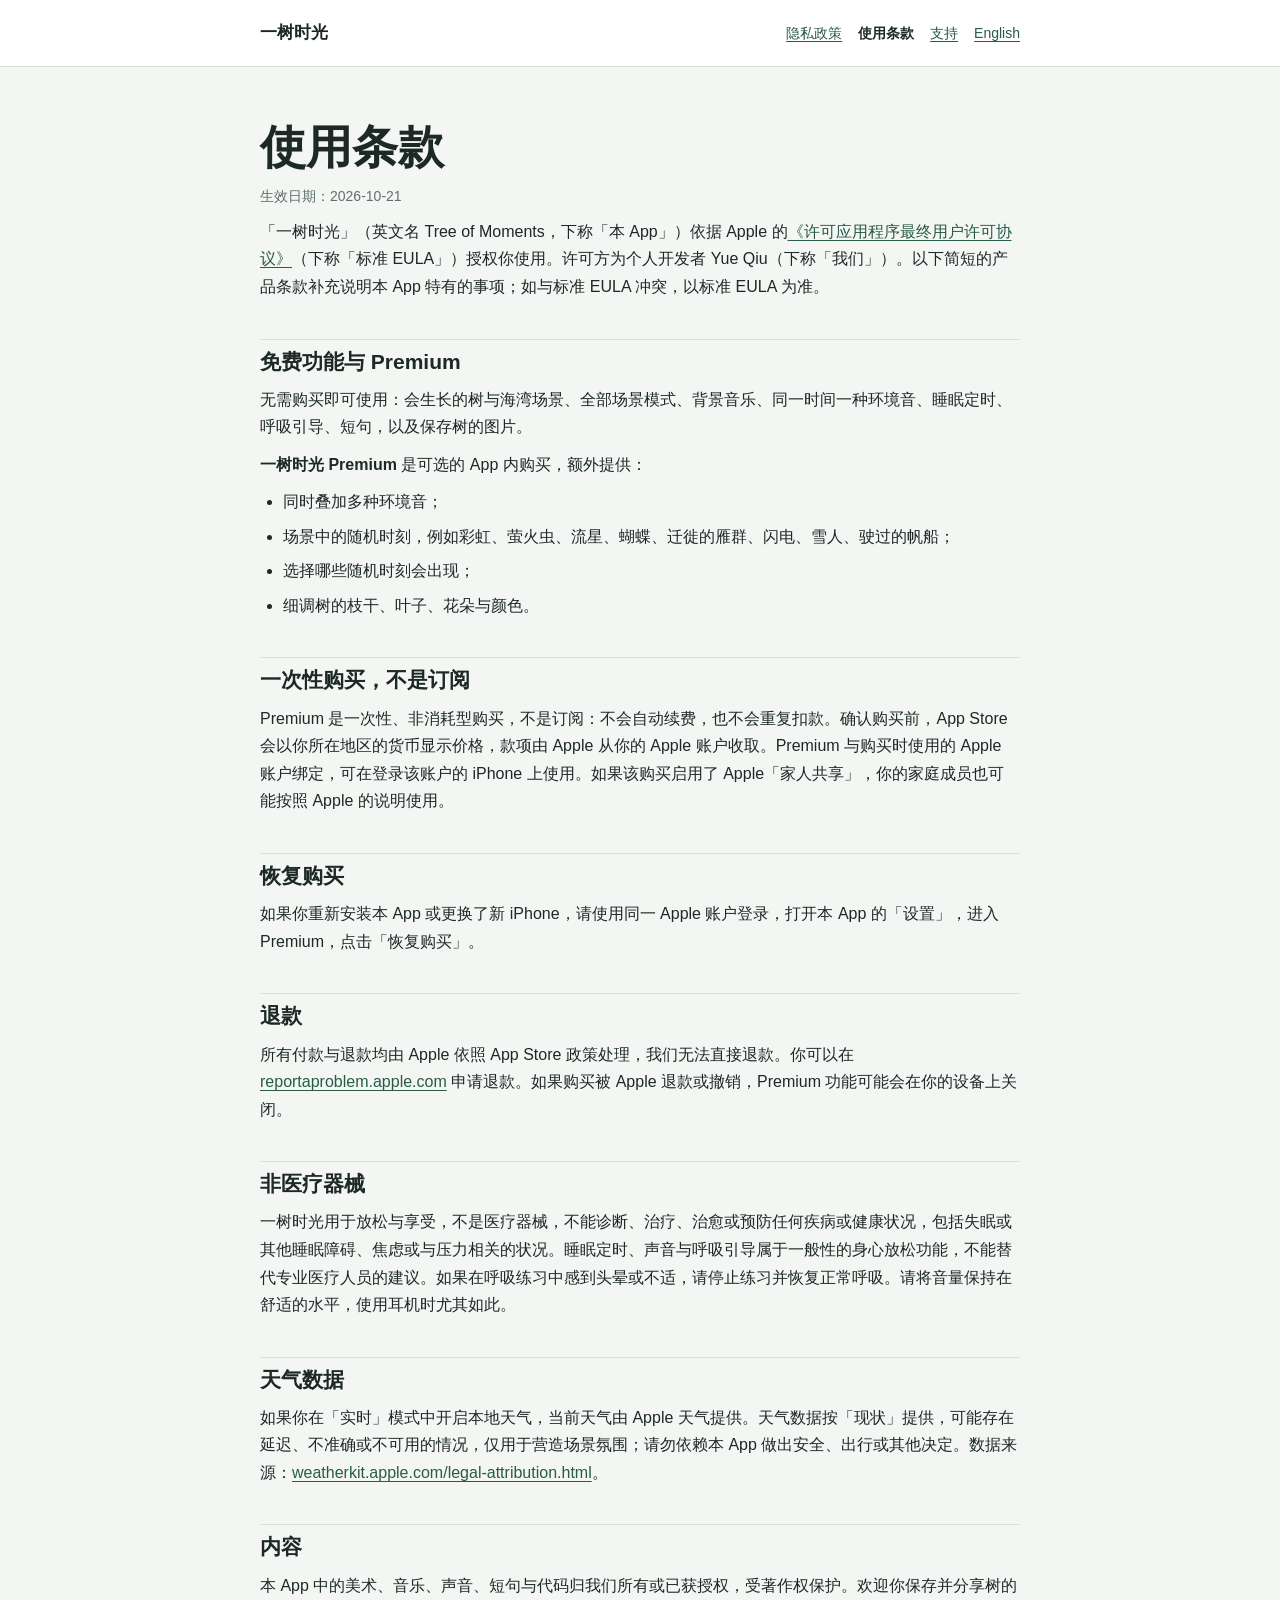
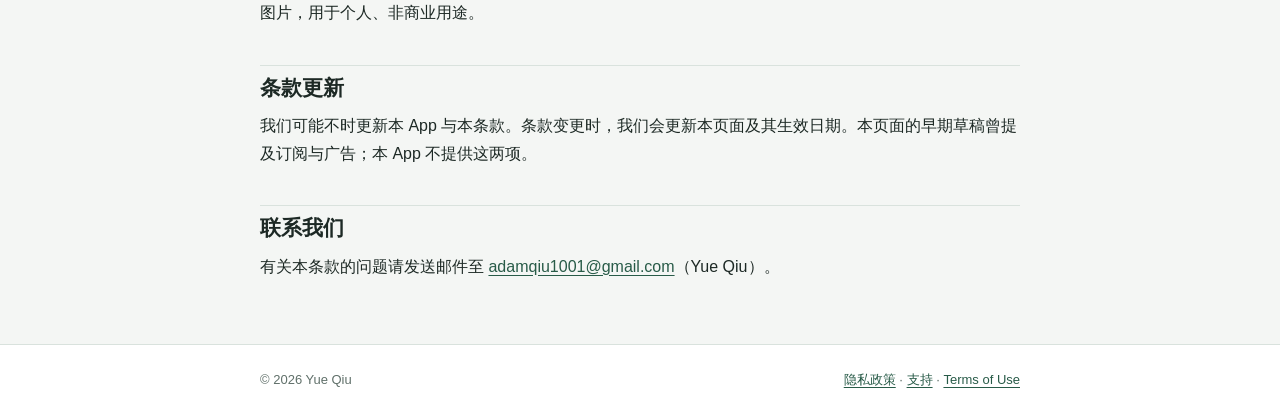
<file: zh/terms.html>
<!doctype html>
<html lang="zh-Hans">
<head>
  <meta charset="utf-8">
  <meta name="viewport" content="width=device-width, initial-scale=1">
  <title>使用条款 - 一树时光</title>
  <meta name="description" content="一树时光（Tree of Moments）iPhone 版使用条款。">
  <link rel="stylesheet" href="../styles.css">
</head>
<body>
  <a class="skip-link" href="#main">跳到正文</a>
  <header class="site-header">
    <div class="site-header__inner">
      <a class="brand" href="../index.html">一树时光</a>
      <nav class="language-nav" aria-label="文档与语言导航">
        <a href="privacy.html">隐私政策</a>
        <a href="terms.html" aria-current="page">使用条款</a>
        <a href="support.html">支持</a>
        <a href="../en/terms.html" lang="en">English</a>
      </nav>
    </div>
  </header>
  <main class="document" id="main">
    <h1>使用条款</h1>
    <p class="effective-date">生效日期：2026-10-21</p>

    <p>「一树时光」（英文名 Tree of Moments，下称「本 App」）依据 Apple 的<a href="https://www.apple.com/legal/internet-services/itunes/dev/stdeula/">《许可应用程序最终用户许可协议》</a>（下称「标准 EULA」）授权你使用。许可方为个人开发者 Yue Qiu（下称「我们」）。以下简短的产品条款补充说明本 App 特有的事项；如与标准 EULA 冲突，以标准 EULA 为准。</p>

    <h2>免费功能与 Premium</h2>
    <p>无需购买即可使用：会生长的树与海湾场景、全部场景模式、背景音乐、同一时间一种环境音、睡眠定时、呼吸引导、短句，以及保存树的图片。</p>
    <p><strong>一树时光 Premium</strong> 是可选的 App 内购买，额外提供：</p>
    <ul>
      <li>同时叠加多种环境音；</li>
      <li>场景中的随机时刻，例如彩虹、萤火虫、流星、蝴蝶、迁徙的雁群、闪电、雪人、驶过的帆船；</li>
      <li>选择哪些随机时刻会出现；</li>
      <li>细调树的枝干、叶子、花朵与颜色。</li>
    </ul>

    <h2>一次性购买，不是订阅</h2>
    <p>Premium 是一次性、非消耗型购买，不是订阅：不会自动续费，也不会重复扣款。确认购买前，App Store 会以你所在地区的货币显示价格，款项由 Apple 从你的 Apple 账户收取。Premium 与购买时使用的 Apple 账户绑定，可在登录该账户的 iPhone 上使用。如果该购买启用了 Apple「家人共享」，你的家庭成员也可能按照 Apple 的说明使用。</p>

    <h2>恢复购买</h2>
    <p>如果你重新安装本 App 或更换了新 iPhone，请使用同一 Apple 账户登录，打开本 App 的「设置」，进入 Premium，点击「恢复购买」。</p>

    <h2>退款</h2>
    <p>所有付款与退款均由 Apple 依照 App Store 政策处理，我们无法直接退款。你可以在 <a href="https://reportaproblem.apple.com/">reportaproblem.apple.com</a> 申请退款。如果购买被 Apple 退款或撤销，Premium 功能可能会在你的设备上关闭。</p>

    <h2>非医疗器械</h2>
    <p>一树时光用于放松与享受，不是医疗器械，不能诊断、治疗、治愈或预防任何疾病或健康状况，包括失眠或其他睡眠障碍、焦虑或与压力相关的状况。睡眠定时、声音与呼吸引导属于一般性的身心放松功能，不能替代专业医疗人员的建议。如果在呼吸练习中感到头晕或不适，请停止练习并恢复正常呼吸。请将音量保持在舒适的水平，使用耳机时尤其如此。</p>

    <h2>天气数据</h2>
    <p>如果你在「实时」模式中开启本地天气，当前天气由 Apple 天气提供。天气数据按「现状」提供，可能存在延迟、不准确或不可用的情况，仅用于营造场景氛围；请勿依赖本 App 做出安全、出行或其他决定。数据来源：<a href="https://weatherkit.apple.com/legal-attribution.html">weatherkit.apple.com/legal-attribution.html</a>。</p>

    <h2>内容</h2>
    <p>本 App 中的美术、音乐、声音、短句与代码归我们所有或已获授权，受著作权保护。欢迎你保存并分享树的图片，用于个人、非商业用途。</p>

    <h2>条款更新</h2>
    <p>我们可能不时更新本 App 与本条款。条款变更时，我们会更新本页面及其生效日期。本页面的早期草稿曾提及订阅与广告；本 App 不提供这两项。</p>

    <h2>联系我们</h2>
    <p>有关本条款的问题请发送邮件至 <a href="mailto:adamqiu1001@gmail.com">adamqiu1001@gmail.com</a>（Yue Qiu）。</p>
  </main>
  <footer class="site-footer">
    <div class="site-footer__inner"><span>&copy; 2026 Yue Qiu</span><span><a href="privacy.html">隐私政策</a> &middot; <a href="support.html">支持</a> &middot; <a href="../en/terms.html" lang="en">Terms of Use</a></span></div>
  </footer>
</body>
</html>
</file>
<file: styles.css>
:root {
  color-scheme: light;
  --ink: #1d2925;
  --muted: #60706a;
  --line: #d9e2dd;
  --paper: #f4f6f4;
  --surface: #ffffff;
  --pine: #285b48;
  --coral: #b96250;
}

* {
  box-sizing: border-box;
}

html {
  background: var(--paper);
}

body {
  margin: 0;
  color: var(--ink);
  font-family: Inter, -apple-system, BlinkMacSystemFont, "Segoe UI", "PingFang SC", "Microsoft YaHei", sans-serif;
  font-size: 16px;
  line-height: 1.72;
  letter-spacing: 0;
}

a {
  color: var(--pine);
  text-underline-offset: 3px;
}

a:hover {
  color: var(--coral);
}

a:focus-visible,
summary:focus-visible {
  outline: 3px solid var(--pine);
  outline-offset: 3px;
  border-radius: 3px;
}

.skip-link {
  position: absolute;
  left: -9999px;
  top: 0;
  padding: 8px 12px;
  background: var(--surface);
}

.skip-link:focus {
  left: 12px;
  top: 12px;
  z-index: 10;
}

.site-header {
  border-bottom: 1px solid var(--line);
  background: var(--surface);
}

.site-header__inner,
.document,
.site-footer__inner {
  width: min(100% - 40px, 760px);
  margin: 0 auto;
}

.site-header__inner {
  display: flex;
  align-items: center;
  justify-content: space-between;
  min-height: 66px;
  gap: 20px;
}

.brand {
  color: var(--ink);
  font-size: 17px;
  font-weight: 700;
  text-decoration: none;
}

.language-nav {
  display: flex;
  flex-wrap: wrap;
  gap: 6px 16px;
  font-size: 14px;
}

.language-nav a[aria-current="page"] {
  color: var(--ink);
  font-weight: 700;
  text-decoration: none;
}

.document {
  padding: 54px 0 64px;
}

.document h1 {
  margin: 0 0 8px;
  font-size: clamp(30px, 7vw, 46px);
  line-height: 1.15;
  font-weight: 700;
}

.effective-date {
  margin: 0 0 38px;
  color: var(--muted);
  font-size: 14px;
}

.document h2 {
  margin: 38px 0 10px;
  padding-top: 8px;
  border-top: 1px solid var(--line);
  font-size: 21px;
  line-height: 1.35;
}

.document p,
.document ul {
  margin: 10px 0 0;
}

.document ul {
  padding-left: 23px;
}

.document li + li {
  margin-top: 7px;
}

.document h3 {
  margin: 24px 0 6px;
  font-size: 17px;
  line-height: 1.4;
}

.document ol {
  margin: 10px 0 0;
  padding-left: 23px;
}

.document code {
  font-family: ui-monospace, SFMono-Regular, Menlo, monospace;
  font-size: 0.92em;
  background: #eef2ef;
  padding: 1px 5px;
  border-radius: 4px;
}

.faq details {
  border: 1px solid var(--line);
  border-radius: 7px;
  background: var(--surface);
  padding: 0 18px;
  margin-top: 12px;
}

.faq summary {
  cursor: pointer;
  padding: 14px 0;
  font-weight: 700;
}

.faq details[open] {
  padding-bottom: 16px;
}

.faq details > p:first-of-type,
.faq details > ol:first-of-type,
.faq details > ul:first-of-type {
  margin-top: 0;
}

.attribution {
  margin-top: 38px;
  color: var(--muted);
  font-size: 14px;
}

.notice {
  margin: 28px 0;
  border-left: 4px solid var(--pine);
  padding: 16px 18px;
  background: #eaf1ed;
}

.language-choice {
  display: grid;
  grid-template-columns: repeat(2, minmax(0, 1fr));
  gap: 14px;
  margin-top: 34px;
}

.language-choice a {
  color: var(--pine);
  font-weight: 600;
}

.language-choice h2 {
  margin: 0 0 8px;
  padding: 0;
  border: 0;
  font-size: 19px;
}

.language-choice ul {
  margin: 0;
  padding: 0;
  list-style: none;
}

.language-choice li + li {
  margin-top: 4px;
}

.language-card {
  border: 1px solid var(--line);
  border-radius: 7px;
  padding: 20px;
  background: var(--surface);
}

.language-choice a:hover {
  color: var(--coral);
}

.site-footer {
  border-top: 1px solid var(--line);
  background: var(--surface);
  color: var(--muted);
  font-size: 13px;
}

.site-footer__inner {
  display: flex;
  justify-content: space-between;
  gap: 20px;
  padding: 24px 0;
}

@media (max-width: 560px) {
  .site-header__inner,
  .document,
  .site-footer__inner {
    width: min(100% - 28px, 760px);
  }

  .site-header__inner,
  .site-footer__inner {
    align-items: flex-start;
    flex-direction: column;
    padding: 16px 0;
  }

  .document {
    padding: 38px 0 48px;
  }

  .language-choice {
    grid-template-columns: 1fr;
  }
}
</file>
